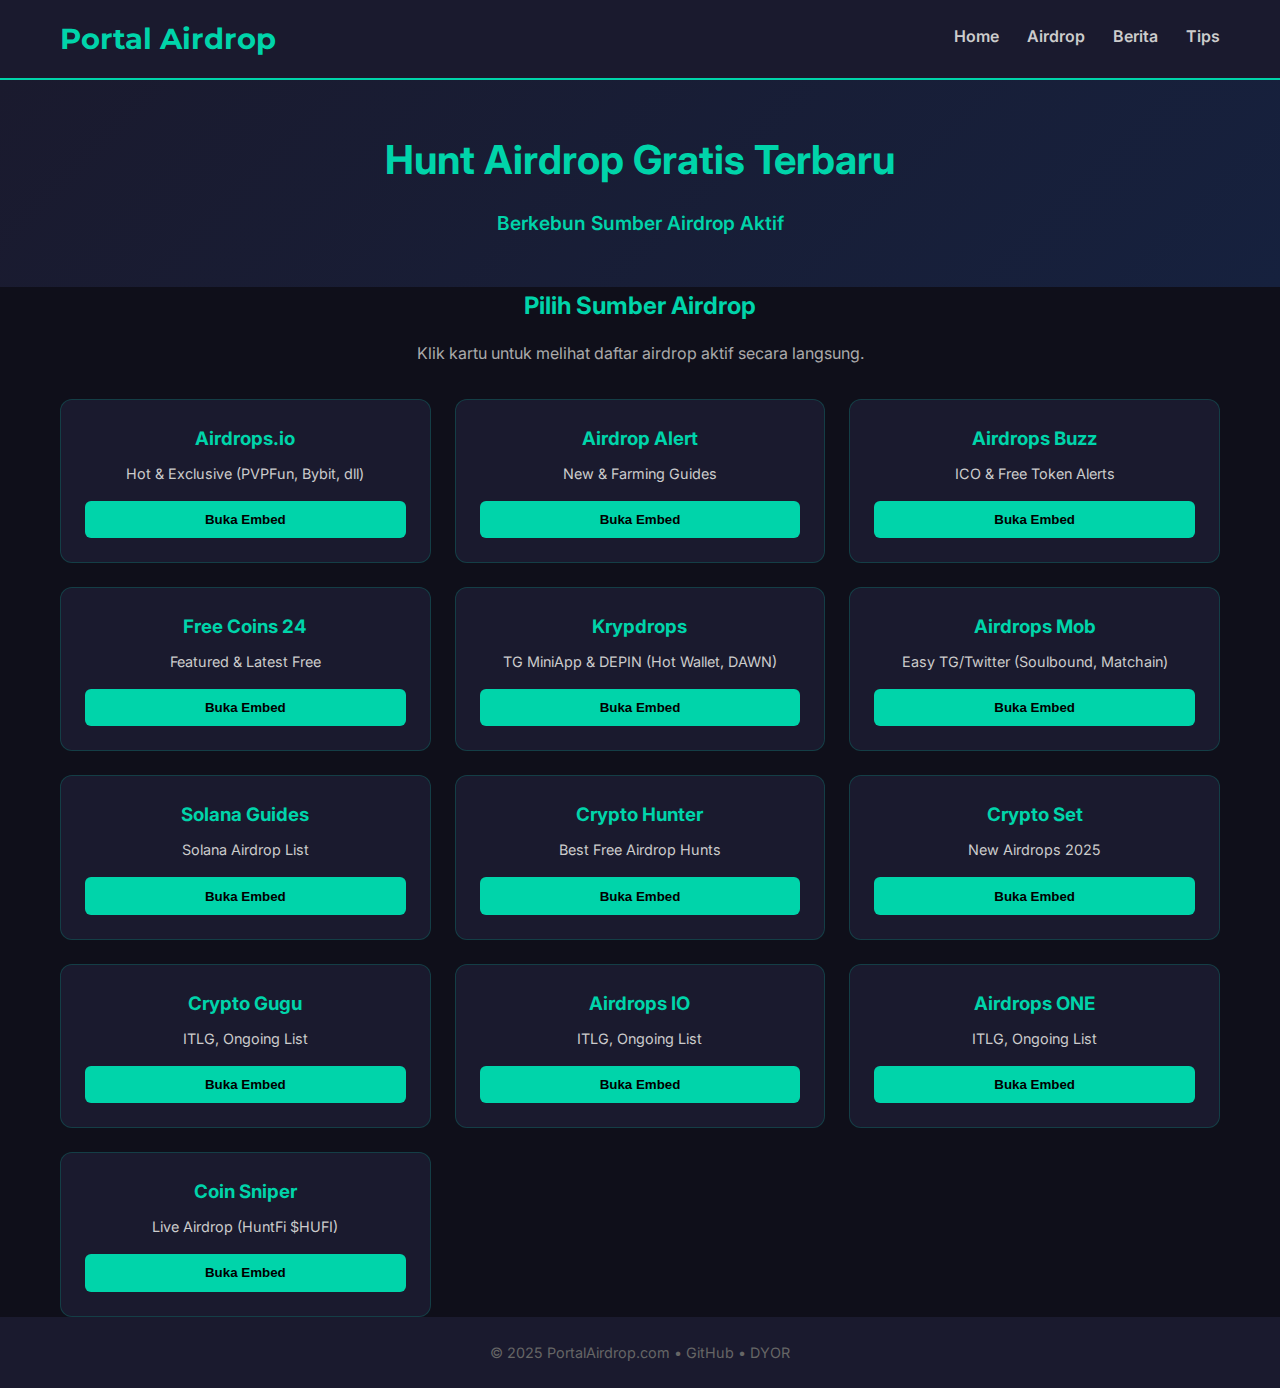
<file: index.html>
<!DOCTYPE html>
<html lang="id">
<head>
  <meta charset="UTF-8" />
  <meta name="viewport" content="width=device-width, initial-scale=1.0"/>
  <title>Portal Airdrop - Hunt Gratis Setiap Hari</title>
  <link rel="manifest" href="manifest.json">
  <meta name="description" content="Update airdrop crypto terbaru 2025. Verified, no scam, otomatis setiap hari." />
  <link rel="stylesheet" href="style.css" />
  <link href="https://fonts.googleapis.com/css2?family=Montserrat:wght@700&family=Inter:wght@400;600&display=swap" rel="stylesheet">
</head>
<body>
  <!-- HEADER -->
  <header>
    <div class="container">
      <h1 class="logo">Portal Airdrop</h1>
      <nav>
        <a href="#home">Home</a>
        <a href="#airdrops">Airdrop</a>
        <a href="#news">Berita</a>
        <a href="#tips">Tips</a>
      </nav>
    </div>
  </header>

  <!-- HERO -->
  <section id="home" class="hero">
    <div class="container">
      <h1>Hunt Airdrop Gratis Terbaru</h1>
      <p></p>
      <div class="stats">
        <span id="total-airdrop">Berkebun</span> Sumber Airdrop Aktif
      </div>
    </div>
  </section>

  <!-- AIRDROPS GRID -->
  <section id="airdrops" class="container">
    <h2>Pilih Sumber Airdrop</h2>
    <p>Klik kartu untuk melihat daftar airdrop aktif secara langsung.</p>

    <div class="grid">
      <!-- 11 GRID CARD -->
      <div class="card" data-url="https://airdrops.io/hot/" data-title="Airdrops.io">
        <h3>Airdrops.io</h3>
        <p>Hot & Exclusive (PVPFun, Bybit, dll)</p>
        <button>Buka Embed</button>
      </div>

      <div class="card" data-url="https://airdropalert.com/browse-airdrops/?category=new" data-title="Airdrop Alert">
        <h3>Airdrop Alert</h3>
        <p>New & Farming Guides</p>
        <button>Buka Embed</button>
      </div>

      <div class="card" data-url="https://airdropsbuzz.com/" data-title="Airdrops Buzz">
        <h3>Airdrops Buzz</h3>
        <p>ICO & Free Token Alerts</p>
        <button>Buka Embed</button>
      </div>

      <div class="card" data-url="https://freecoins24.io/" data-title="Free Coins 24">
        <h3>Free Coins 24</h3>
        <p>Featured & Latest Free</p>
        <button>Buka Embed</button>
      </div>

      <div class="card" data-url="https://krypdrops.com/airdrops/" data-title="Krypdrops">
        <h3>Krypdrops</h3>
        <p>TG MiniApp & DEPIN (Hot Wallet, DAWN)</p>
        <button>Buka Embed</button>
      </div>

      <div class="card" data-url="https://www.airdropsmob.com/" data-title="Airdrops Mob">
        <h3>Airdrops Mob</h3>
        <p>Easy TG/Twitter (Soulbound, Matchain)</p>
        <button>Buka Embed</button>
      </div>

      <div class="card" data-url="https://solanaguides.com/airdrops" data-title="Solana Guides">
        <h3>Solana Guides</h3>
        <p>Solana Airdrop List</p>
        <button>Buka Embed</button>
      </div>

      <div class="card" data-url="https://www.cryptohunter.io/" data-title="Crypto Hunter">
        <h3>Crypto Hunter</h3>
        <p>Best Free Airdrop Hunts</p>
        <button>Buka Embed</button>
      </div>

      <div class="card" data-url="https://cryptoset.gg/" data-title="Crypto Set">
        <h3>Crypto Set</h3>
        <p>New Airdrops 2025</p>
        <button>Buka Embed</button>
      </div>

      <div class="card" data-url="https://cryptogugu.com/airdrops/" data-title="Crypto Gugu">
        <h3>Crypto Gugu</h3>
        <p>ITLG, Ongoing List</p>
        <button>Buka Embed</button>
      </div>

      <div class="card" data-url="https://airdrops.io/exclusive/" data-title="Airdrops IO">
        <h3>Airdrops IO</h3>
        <p>ITLG, Ongoing List</p>
        <button>Buka Embed</button>
      </div>


      <div class="card" data-url="https://airdrops.one/" data-title="Airdrops ONE">
        <h3>Airdrops ONE</h3>
        <p>ITLG, Ongoing List</p>
        <button>Buka Embed</button>
      </div>

      <div class="card" data-url="https://coinsniper.net/airdrops" data-title="Coin Sniper">
        <h3>Coin Sniper</h3>
        <p>Live Airdrop (HuntFi $HUFI)</p>
        <button>Buka Embed</button>
      </div>
    </div>
  </section>

  <!-- MODAL IFRAME -->
  <div id="embed-modal" class="modal">
    <div class="modal-content">
      <span class="close">&times;</span>
      <h2 id="modal-title">Loading...</h2>
      <iframe id="embed-iframe" src="" frameborder="0"></iframe>
      <p class="fallback">Iframe tidak muncul? <a id="fallback-link" href="#" target="_blank">Buka di tab baru</a></p>
    </div>
  </div>

  <!-- FOOTER -->
  <footer>
    <div class="container">
      <p>© 2025 PortalAirdrop.com • GitHub • DYOR</p>
    </div>
  </footer>

  <script src="script.js"></script>
</body>
</html>
</file>
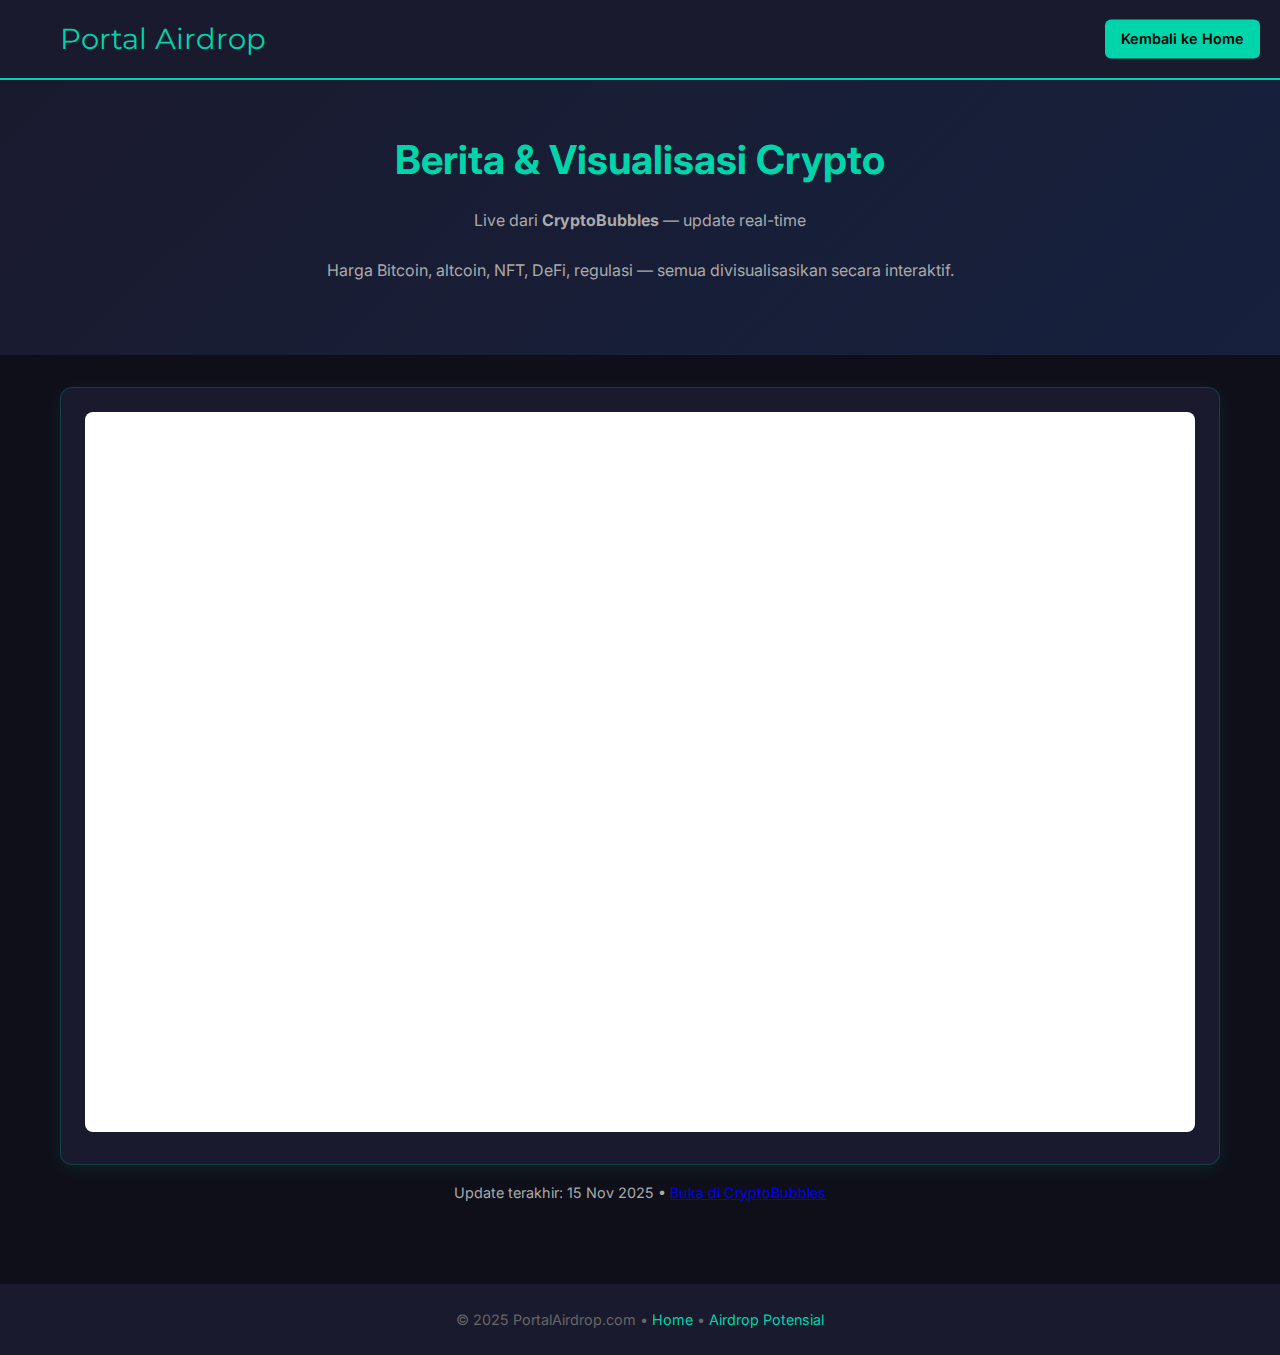
<file: berita.html>
<!DOCTYPE html>
<html lang="id">
<head>
  <meta charset="UTF-8" />
  <meta name="viewport" content="width=device-width, initial-scale=1.0"/>
  <title>Berita Crypto - CryptoBubbles (ID)</title>
  <meta name="description" content="Visualisasi harga crypto terbaru dalam bahasa Indonesia dari CryptoBubbles. Harga, airdrop, NFT, DeFi — update 24/7." />
  <link href="https://fonts.googleapis.com/css2?family=Montserrat:wght@700&family=Inter:wght@400;600&display=swap" rel="stylesheet">
  <style>
    /* RESET & FONT */
    * { margin: 0; padding: 0; box-sizing: border-box; }
    body { font-family: 'Inter', sans-serif; background: #0f0f1a; color: #e0e0ff; line-height: 1.6; }
    .container { max-width: 1200px; margin: 0 auto; padding: 0 20px; }

    /* HEADER */
    header { background: #1a1a2e; padding: 1rem 0; border-bottom: 2px solid #00d4aa; position: relative; }
    .logo { font-family: 'Montserrat', sans-serif; font-size: 1.8rem; color: #00d4aa; display: inline-block; }
    .back-home {
      position: absolute; right: 20px; top: 50%; transform: translateY(-50%);
      background: #00d4aa; color: #000; padding: 0.5rem 1rem; border-radius: 6px;
      text-decoration: none; font-weight: 600; font-size: 0.9rem;
    }
    .back-home:hover { background: #00b894; }

    /* HERO */
    .hero { padding: 3rem 0; text-align: center; background: linear-gradient(135deg, #1a1a2e, #16213e); }
    .hero h1 { font-size: 2.5rem; color: #00d4aa; margin-bottom: 1rem; }
    .hero p { color: #aaa; margin-bottom: 1.5rem; }

    /* EMBED SECTION */
    .embed-section { padding: 2rem 0; }
    .embed-container {
      background: #1a1a2e; padding: 1.5rem; border-radius: 12px;
      border: 1px solid #00d4aa33; box-shadow: 0 4px 15px rgba(0,212,170,0.1);
    }
    iframe {
      width: 100%; height: 80vh; border: none; border-radius: 8px;
      background: #fff;
    }

    /* FOOTER */
    footer { background: #1a1a2e; padding: 1.5rem 0; text-align: center; font-size: 0.9rem; color: #666; margin-top: 3rem; }
    footer a { color: #00d4aa; text-decoration: none; }
    footer a:hover { text-decoration: underline; }

    /* RESPONSIVE */
    @media (max-width: 768px) {
      .logo { font-size: 1.5rem; }
      .back-home { position: static; display: block; margin: 1rem auto 0; width: fit-content; }
      .hero h1 { font-size: 2rem; }
      iframe { height: 70vh; }
    }
  </style>
</head>
<body>

  <!-- HEADER -->
  <header>
    <div class="container">
      <div class="logo">Portal Airdrop</div>
      <a href="index.html" class="back-home">Kembali ke Home</a>
    </div>
  </header>

  <!-- HERO -->
  <section class="hero">
    <div class="container">
      <h1>Berita & Visualisasi Crypto</h1>
      <p>Live dari <strong>CryptoBubbles</strong> — update real-time</p>
      <p>Harga Bitcoin, altcoin, NFT, DeFi, regulasi — semua divisualisasikan secara interaktif.</p>
    </div>
  </section>

  <!-- EMBED CRYPTOBUBBLES -->
  <section class="embed-section">
    <div class="container">
      <div class="embed-container">
        <iframe
          src="https://cryptobubbles.net/"
          title="CryptoBubbles Live"
          loading="lazy">
          <p>Browser tidak support iframe. 
            <a href="https://cryptobubbles.net/" target="_blank">Buka di tab baru</a>
          </p>
        </iframe>
      </div>
      <p style="text-align:center; margin-top:1rem; color:#aaa; font-size:0.9rem;">
        Update terakhir: 15 Nov 2025 • 
        <a href="https://cryptobubbles.net/" target="_blank">Buka di CryptoBubbles</a>
      </p>
    </div>
  </section>

  <!-- FOOTER -->
  <footer>
    <div class="container">
      <p>© 2025 PortalAirdrop.com • <a href="index.html">Home</a> • <a href="garapanbaru.html">Airdrop Potensial</a></p>
    </div>
  </footer>

</body>
</html>
</file>
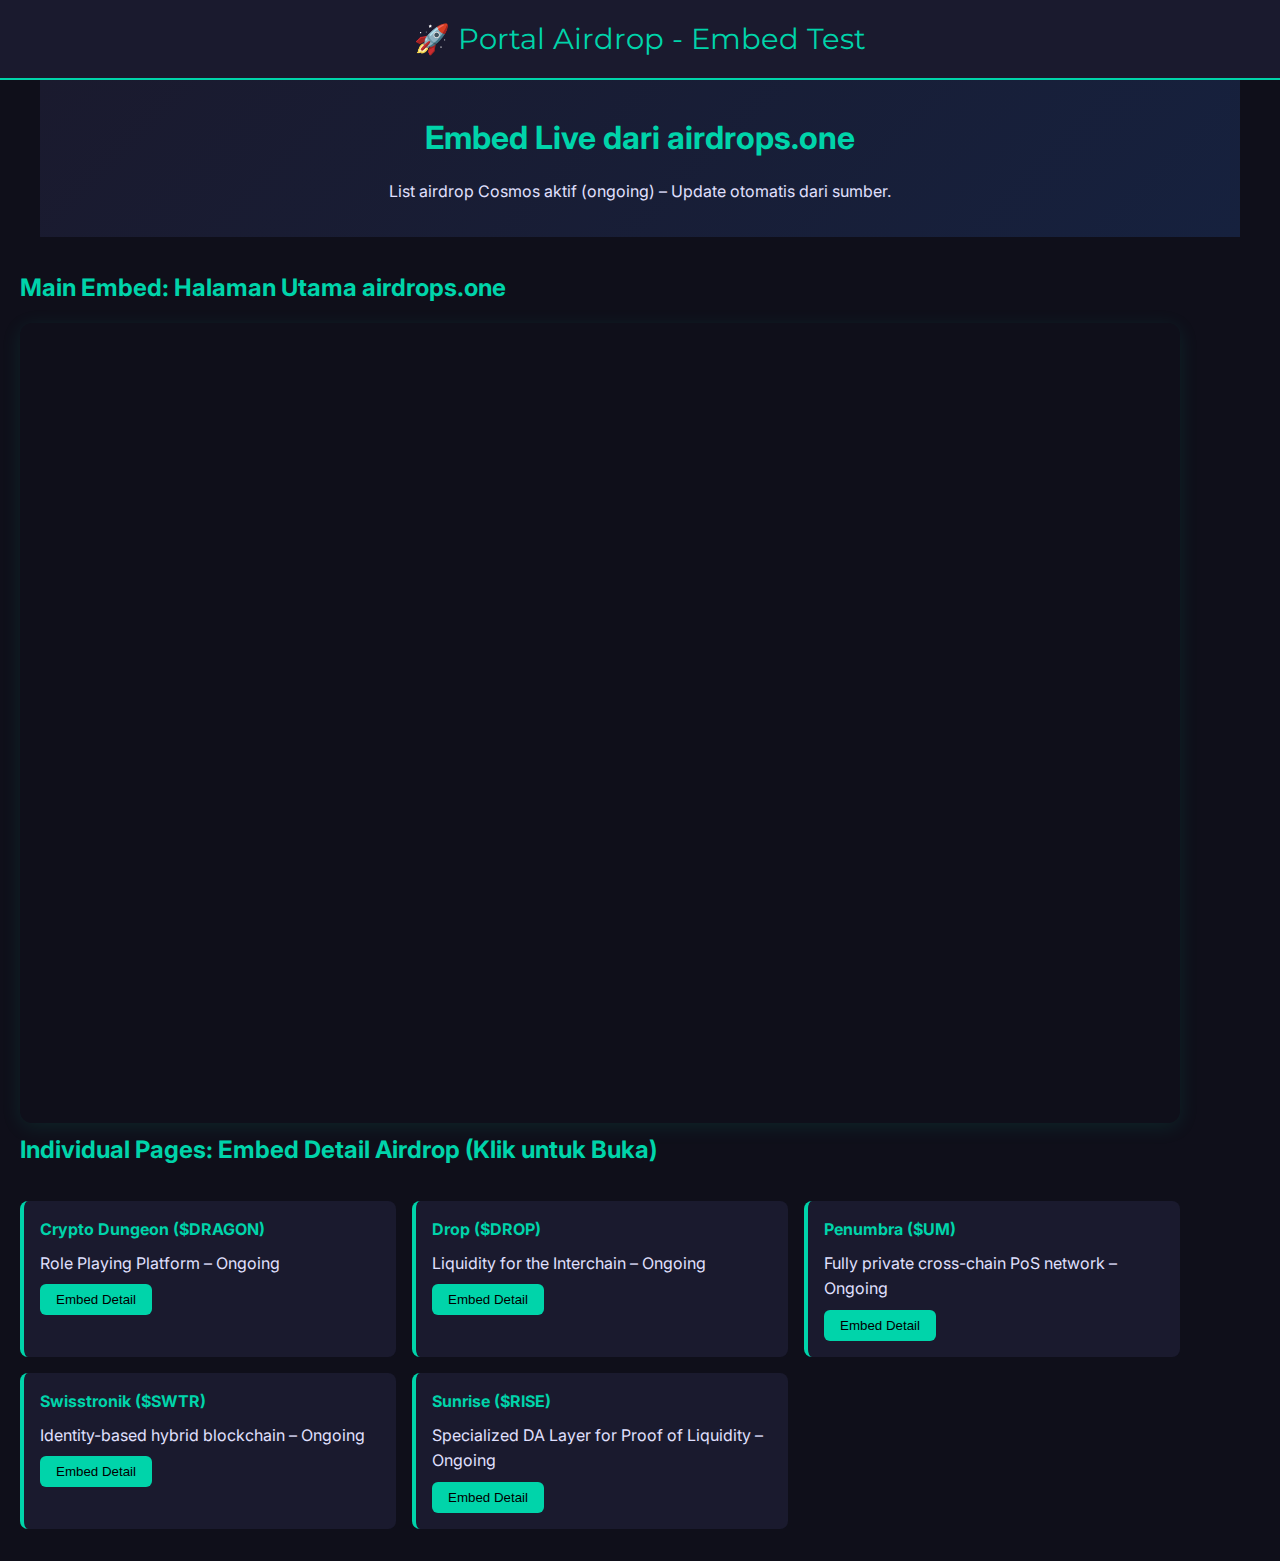
<file: example-embed.html>
<!DOCTYPE html>
<html lang="id">
<head>
  <meta charset="UTF-8">
  <meta name="viewport" content="width=device-width, initial-scale=1.0">
  <title>Contoh Embed Airdrops.one - Portal Airdrop</title>
  <link href="https://fonts.googleapis.com/css2?family=Montserrat:wght@700&family=Inter:wght@400;600&display=swap" rel="stylesheet">
  <style>
    * { margin: 0; padding: 0; box-sizing: border-box; }
    body { background: #0f0f1a; color: #e0e0ff; font-family: 'Inter', sans-serif; line-height: 1.6; }
    .container { max-width: 1200px; margin: 0 auto; padding: 0 20px; }
    header { background: #1a1a2e; padding: 1rem 0; border-bottom: 2px solid #00d4aa; text-align: center; }
    .logo { font-family: 'Montserrat', sans-serif; font-size: 1.8rem; color: #00d4aa; }
    .hero { background: linear-gradient(135deg, #1a1a2e, #16213e); padding: 2rem 0; text-align: center; }
    .hero h1 { color: #00d4aa; margin-bottom: 1rem; }
    .embed-section { margin: 2rem 0; }
    .embed-section h2 { color: #00d4aa; margin-bottom: 1rem; }
    iframe { width: 100%; height: 800px; border: none; border-radius: 12px; box-shadow: 0 4px 20px rgba(0,212,170,0.1); }
    .individual-links { display: grid; grid-template-columns: repeat(auto-fit, minmax(300px, 1fr)); gap: 1rem; margin-top: 2rem; }
    .link-card { background: #1a1a2e; padding: 1rem; border-radius: 8px; border-left: 4px solid #00d4aa; }
    .link-card h4 { color: #00d4aa; margin-bottom: 0.5rem; }
    .link-card button { background: #00d4aa; color: #000; border: none; padding: 0.5rem 1rem; border-radius: 6px; cursor: pointer; margin-top: 0.5rem; }
    .link-card button:hover { background: #00b894; }
    .modal { display: none; position: fixed; z-index: 1000; left: 0; top: 0; width: 100%; height: 100%; background: rgba(0,0,0,0.8); }
    .modal-content { background: #1a1a2e; margin: 5% auto; padding: 20px; border-radius: 12px; width: 90%; max-width: 800px; height: 80vh; }
    .close { color: #aaa; float: right; font-size: 28px; font-weight: bold; cursor: pointer; }
    .close:hover { color: #00d4aa; }
    @media (max-width: 768px) { iframe { height: 60vh; } }
  </style>
</head>
<body>
  <header>
    <div class="container">
      <div class="logo">🚀 Portal Airdrop - Embed Test</div>
    </div>
  </header>

  <section class="hero container">
    <h1>Embed Live dari airdrops.one</h1>
    <p>List airdrop Cosmos aktif (ongoing) – Update otomatis dari sumber.</p>
  </section>

  <main class="container embed-section">
    <h2>Main Embed: Halaman Utama airdrops.one</h2>
    <!-- Iframe utama untuk halaman list airdrop -->
    <iframe src="https://airdrops.one/" 
            title="Live Airdrops List - Cosmos Projects" 
            loading="lazy">
      <p>Browser tidak support iframe. <a href="https://airdrops.one/" target="_blank">Buka di tab baru</a>.</p>
    </iframe>

    <h2>Individual Pages: Embed Detail Airdrop (Klik untuk Buka)</h2>
    <div class="individual-links">
      <!-- Contoh 5 top airdrop dari test (bisa tambah lebih banyak) -->
      <div class="link-card">
        <h4>Crypto Dungeon ($DRAGON)</h4>
        <p>Role Playing Platform – Ongoing</p>
        <button onclick="openModal('https://airdrops.one/crypto-dungeon/')">Embed Detail</button>
      </div>
      <div class="link-card">
        <h4>Drop ($DROP)</h4>
        <p>Liquidity for the Interchain – Ongoing</p>
        <button onclick="openModal('https://airdrops.one/1304-2/')">Embed Detail</button>
      </div>
      <div class="link-card">
        <h4>Penumbra ($UM)</h4>
        <p>Fully private cross-chain PoS network – Ongoing</p>
        <button onclick="openModal('https://airdrops.one/penumbra/')">Embed Detail</button>
      </div>
      <div class="link-card">
        <h4>Swisstronik ($SWTR)</h4>
        <p>Identity-based hybrid blockchain – Ongoing</p>
        <button onclick="openModal('https://airdrops.one/swisstronik/')">Embed Detail</button>
      </div>
      <div class="link-card">
        <h4>Sunrise ($RISE)</h4>
        <p>Specialized DA Layer for Proof of Liquidity – Ongoing</p>
        <button onclick="openModal('https://airdrops.one/sunrise/')">Embed Detail</button>
      </div>
      <!-- Tambah lebih banyak jika perlu, misalnya ALLiN BETS, Mande Network, dll. -->
    </div>
  </main>

  <!-- Modal untuk Individual Embed -->
  <div id="modal" class="modal">
    <div class="modal-content">
      <span class="close" onclick="closeModal()">&times;</span>
      <h2 id="modal-title">Detail Airdrop</h2>
      <iframe id="modal-iframe" src="" width="100%" height="600" frameborder="0"></iframe>
    </div>
  </div>

  <script>
    function openModal(url) {
      document.getElementById('modal-iframe').src = url;
      document.getElementById('modal-title').textContent = url.split('/').pop().replace(/-/g, ' ').toUpperCase();
      document.getElementById('modal').style.display = 'block';
    }
    function closeModal() {
      document.getElementById('modal').style.display = 'none';
      document.getElementById('modal-iframe').src = '';
    }
    // Tutup modal jika klik luar
    window.onclick = function(event) {
      const modal = document.getElementById('modal');
      if (event.target == modal) closeModal();
    }
  </script>
</body>
</html>
</file>
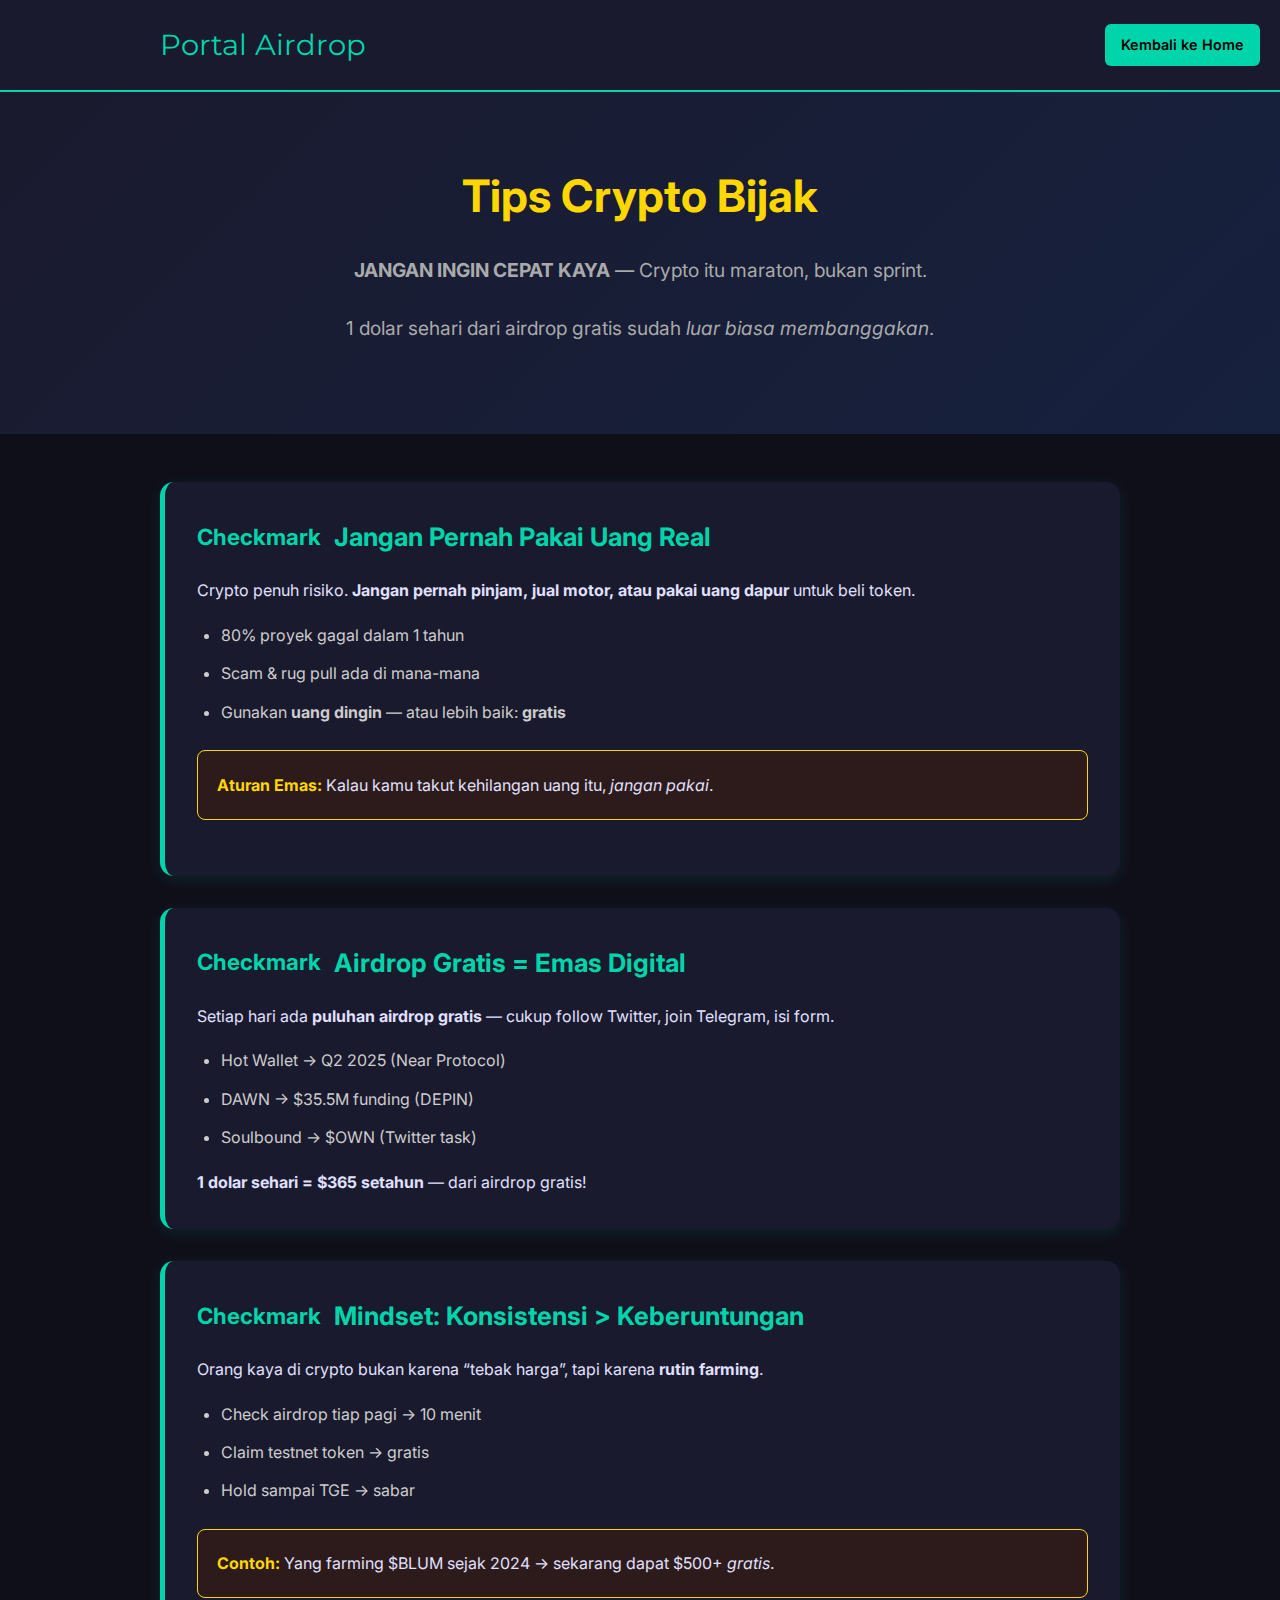
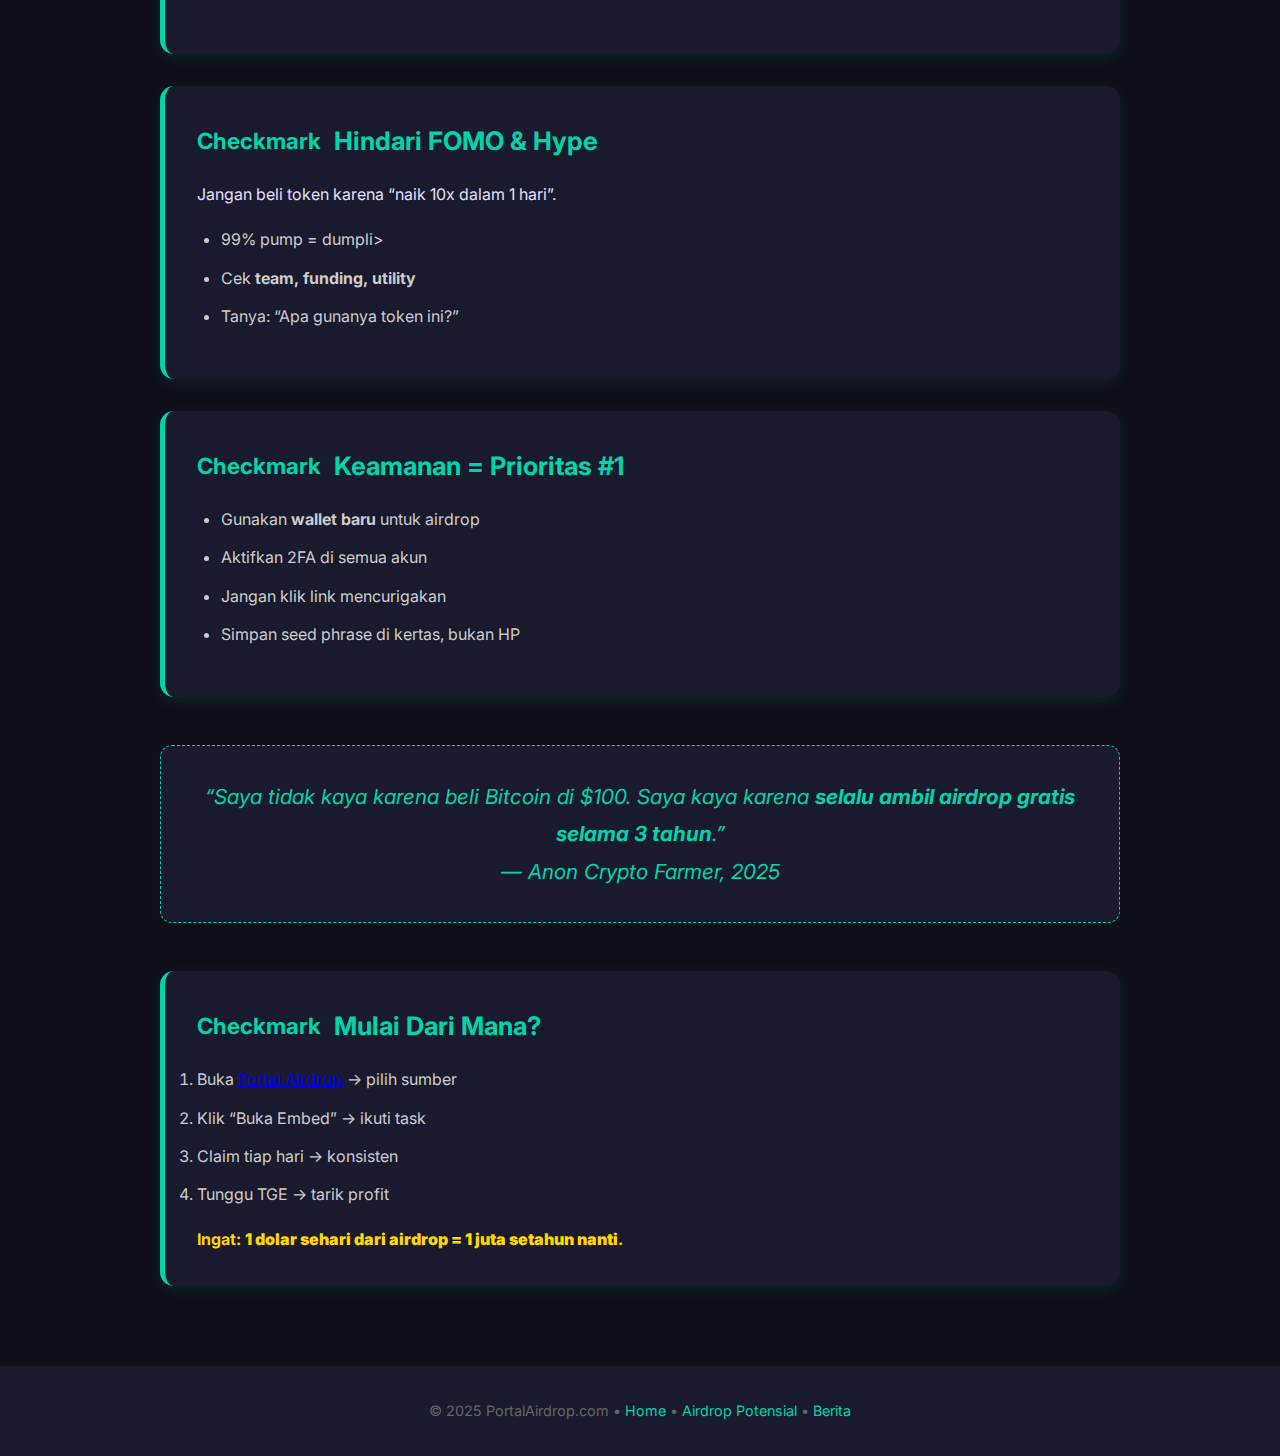
<file: tips.html>
<!DOCTYPE html>
<html lang="id">
<head>
  <meta charset="UTF-8" />
  <meta name="viewport" content="width=device-width, initial-scale=1.0"/>
  <title>Tips Crypto Bijak - Portal Airdrop</title>
  <meta name="description" content="Jangan pakai uang real. Cari airdrop gratis. 1 dolar sehari dari airdrop sudah luar biasa. Panduan bijak berburu crypto." />
  <link href="https://fonts.googleapis.com/css2?family=Montserrat:wght@700&family=Inter:wght@400;600&display=swap" rel="stylesheet">
  <style>
    /* RESET & FONT */
    * { margin: 0; padding: 0; box-sizing: border-box; }
    body { font-family: 'Inter', sans-serif; background: #0f0f1a; color: #e0e0ff; line-height: 1.8; }
    .container { max-width: 1000px; margin: 0 auto; padding: 0 20px; }

    /* HEADER */
    header { background: #1a1a2e; padding: 1.2rem 0; border-bottom: 2px solid #00d4aa; position: relative; }
    .logo { font-family: 'Montserrat', sans-serif; font-size: 1.8rem; color: #00d4aa; display: inline-block; }
    .back-home {
      position: absolute; right: 20px; top: 50%; transform: translateY(-50%);
      background: #00d4aa; color: #000; padding: 0.5rem 1rem; border-radius: 6px;
      text-decoration: none; font-weight: 600; font-size: 0.9rem;
    }
    .back-home:hover { background: #00b894; }

    /* HERO */
    .hero { padding: 4rem 0; text-align: center; background: linear-gradient(135deg, #1a1a2e, #16213e); }
    .hero h1 { font-size: 2.8rem; color: #ffd700; margin-bottom: 1rem; }
    .hero p { font-size: 1.2rem; color: #aaa; max-width: 800px; margin: 0 auto 1.5rem; }

    /* CONTENT */
    .content { padding: 3rem 0; }
    .tip-card {
      background: #1a1a2e; padding: 2rem; border-radius: 14px;
      border-left: 5px solid #00d4aa; margin-bottom: 2rem;
      box-shadow: 0 4px 15px rgba(0,212,170,0.1);
    }
    .tip-card h2 {
      color: #00d4aa; font-size: 1.6rem; margin-bottom: 1rem;
      display: flex; align-items: center;
    }
    .tip-card h2::before {
      content: "Checkmark"; margin-right: 0.8rem; font-size: 1.4rem;
    }
    .tip-card ul { margin: 1rem 0; padding-left: 1.5rem; }
    .tip-card li { margin: 0.6rem 0; color: #ccc; }
    .highlight { background: #2d1b1b; padding: 1.2rem; border-radius: 8px; border: 1px solid #ffd700; margin: 1.5rem 0; }
    .highlight strong { color: #ffd700; }

    /* QUOTE */
    .quote {
      font-style: italic; font-size: 1.3rem; color: #00d4aa;
      text-align: center; margin: 3rem 0; padding: 2rem;
      background: #1a1a2e; border-radius: 12px; border: 1px dashed #00d4aa;
    }

    /* FOOTER */
    footer { background: #1a1a2e; padding: 2rem 0; text-align: center; font-size: 0.9rem; color: #666; }
    footer a { color: #00d4aa; text-decoration: none; }
    footer a:hover { text-decoration: underline; }

    /* RESPONSIVE */
    @media (max-width: 768px) {
      .logo { font-size: 1.5rem; }
      .back-home { position: static; display: block; margin: 1rem auto 0; width: fit-content; }
      .hero h1 { font-size: 2.2rem; }
      .tip-card { padding: 1.5rem; }
    }
  </style>
</head>
<body>

  <!-- HEADER -->
  <header>
    <div class="container">
      <div class="logo">Portal Airdrop</div>
      <a href="index.html" class="back-home">Kembali ke Home</a>
    </div>
  </header>

  <!-- HERO -->
  <section class="hero">
    <div class="container">
      <h1>Tips Crypto Bijak</h1>
      <p><strong>JANGAN INGIN CEPAT KAYA</strong> — Crypto itu maraton, bukan sprint.</p>
      <p>1 dolar sehari dari airdrop gratis sudah <em>luar biasa membanggakan</em>.</p>
    </div>
  </section>

  <!-- CONTENT -->
  <section class="content">
    <div class="container">

      <!-- TIP 1 -->
      <div class="tip-card">
        <h2>Jangan Pernah Pakai Uang Real</h2>
        <p>Crypto penuh risiko. <strong>Jangan pernah pinjam, jual motor, atau pakai uang dapur</strong> untuk beli token.</p>
        <ul>
          <li>80% proyek gagal dalam 1 tahun</li>
          <li>Scam & rug pull ada di mana-mana</li>
          <li>Gunakan <strong>uang dingin</strong> — atau lebih baik: <strong>gratis</strong></li>
        </ul>
        <div class="highlight">
          <strong>Aturan Emas:</strong> Kalau kamu takut kehilangan uang itu, <em>jangan pakai</em>.
        </div>
      </div>

      <!-- TIP 2 -->
      <div class="tip-card">
        <h2>Airdrop Gratis = Emas Digital</h2>
        <p>Setiap hari ada <strong>puluhan airdrop gratis</strong> — cukup follow Twitter, join Telegram, isi form.</p>
        <ul>
          <li>Hot Wallet → Q2 2025 (Near Protocol)</li>
          <li>DAWN → $35.5M funding (DEPIN)</li>
          <li>Soulbound → $OWN (Twitter task)</li>
        </ul>
        <p><strong>1 dolar sehari = $365 setahun</strong> — dari airdrop gratis!</p>
      </div>

      <!-- TIP 3 -->
      <div class="tip-card">
        <h2>Mindset: Konsistensi > Keberuntungan</h2>
        <p>Orang kaya di crypto bukan karena “tebak harga”, tapi karena <strong>rutin farming</strong>.</p>
        <ul>
          <li>Check airdrop tiap pagi → 10 menit</li>
          <li>Claim testnet token → gratis</li>
          <li>Hold sampai TGE → sabar</li>
        </ul>
        <div class="highlight">
          <strong>Contoh:</strong> Yang farming $BLUM sejak 2024 → sekarang dapat $500+ <em>gratis</em>.
        </div>
      </div>

      <!-- TIP 4 -->
      <div class="tip-card">
        <h2>Hindari FOMO & Hype</h2>
        <p>Jangan beli token karena “naik 10x dalam 1 hari”.</p>
        <ul>
          <li>99% pump = dump</HASHTAG>li>
          <li>Cek <strong>team, funding, utility</strong></li>
          <li>Tanya: “Apa gunanya token ini?”</li>
        </ul>
      </div>

      <!-- TIP 5 -->
      <div class="tip-card">
        <h2>Keamanan = Prioritas #1</h2>
        <ul>
          <li>Gunakan <strong>wallet baru</strong> untuk airdrop</li>
          <li>Aktifkan 2FA di semua akun</li>
          <li>Jangan klik link mencurigakan</li>
          <li>Simpan seed phrase di kertas, bukan HP</li>
        </ul>
      </div>

      <!-- QUOTE -->
      <div class="quote">
        “Saya tidak kaya karena beli Bitcoin di $100. Saya kaya karena <strong>selalu ambil airdrop gratis selama 3 tahun</strong>.” 
        <br>— <em>Anon Crypto Farmer, 2025</em>
      </div>

      <!-- FINAL TIP -->
      <div class="tip-card">
        <h2>Mulai Dari Mana?</h2>
        <ol>
          <li>Buka <a href="index.html">Portal Airdrop</a> → pilih sumber</li>
          <li>Klik “Buka Embed” → ikuti task</li>
          <li>Claim tiap hari → konsisten</li>
          <li>Tunggu TGE → tarik profit</li>
        </ol>
        <p style="margin-top:1rem; font-weight:700; color:#ffd700;">
          Ingat: <strong>1 dolar sehari dari airdrop = 1 juta setahun nanti</strong>.
        </p>
      </div>

    </div>
  </section>

  <!-- FOOTER -->
  <footer>
    <div class="container">
      <p>© 2025 PortalAirdrop.com • <a href="index.html">Home</a> • <a href="garapanbaru.html">Airdrop Potensial</a> • <a href="berita.html">Berita</a></p>
    </div>
  </footer>

</body>
</html>
</file>
<file: style.css>
/* RESET & FONT */
* { margin: 0; padding: 0; box-sizing: border-box; }
body { font-family: 'Inter', sans-serif; background: #0f0f1a; color: #e0e0ff; line-height: 1.6; }
.container { max-width: 1200px; margin: 0 auto; padding: 0 20px; }

/* HEADER */
header { background: #1a1a2e; padding: 1rem 0; border-bottom: 2px solid #00d4aa; }
.logo { font-family: 'Montserrat', sans-serif; font-size: 1.8rem; color: #00d4aa; display: inline-block; }
nav { float: right; margin-top: 0.5rem; }
nav a { color: #ccc; margin-left: 1.5rem; text-decoration: none; font-weight: 600; }
nav a:hover { color: #00d4aa; }

/* HERO */
.hero { background: linear-gradient(135deg, #1a1a2e, #16213e); padding: 3rem 0; text-align: center; }
.hero h1 { font-size: 2.5rem; color: #00d4aa; margin-bottom: 1rem; }
.hero p { font-size: 1.1rem; color: #aaa; margin-bottom: 1rem; }
.stats { font-size: 1.2rem; color: #00d4aa; font-weight: 600; }

/* GRID */
section { padding: 3rem 0; }
h2 { color: #00d4aa; text-align: center; margin-bottom: 1rem; }
section > p { text-align: center; color: #aaa; margin-bottom: 2rem; }

.grid {
  display: grid;
  grid-template-columns: repeat(auto-fit, minmax(280px, 1fr));
  gap: 1.5rem;
  margin-top: 2rem;
}
.card {
  background: #1a1a2e;
  padding: 1.5rem;
  border-radius: 12px;
  border: 1px solid #00d4aa33;
  text-align: center;
  transition: 0.3s;
  cursor: pointer;
}
.card:hover {
  transform: translateY(-8px);
  box-shadow: 0 8px 20px rgba(0,212,170,0.2);
  border-color: #00d4aa;
}
.card h3 { color: #00d4aa; margin-bottom: 0.5rem; }
.card p { color: #ccc; font-size: 0.9rem; margin-bottom: 1rem; }
.card button {
  background: #00d4aa;
  color: #000;
  border: none;
  padding: 0.7rem 1.2rem;
  border-radius: 6px;
  font-weight: 600;
  cursor: pointer;
  width: 100%;
}
.card button:hover { background: #00b894; }

/* MODAL */
.modal {
  display: none;
  position: fixed;
  z-index: 1000;
  left: 0; top: 0;
  width: 100%; height: 100%;
  background: rgba(0,0,0,0.9);
  overflow-y: auto;
}
.modal-content {
  background: #1a1a2e;
  margin: 5% auto;
  padding: 20px;
  border-radius: 12px;
  width: 90%;
  max-width: 1000px;
  position: relative;
}
.close {
  position: absolute;
  top: 10px; right: 20px;
  font-size: 30px;
  color: #aaa;
  cursor: pointer;
}
.close:hover { color: #00d4aa; }
#embed-iframe {
  width: 100%;
  height: 70vh;
  border: none;
  border-radius: 8px;
  margin-top: 1rem;
}
.fallback { text-align: center; margin-top: 1rem; }
.fallback a { color: #00d4aa; }

/* FOOTER */
footer { background: #1a1a2e; padding: 1.5rem 0; text-align: center; font-size: 0.9rem; color: #666; }
footer a { color: #00d4aa; }

/* RESPONSIVE */
@media (max-width: 768px) {
  .logo { font-size: 1.5rem; }
  nav { float: none; text-align: center; margin-top: 1rem; }
  nav a { margin: 0 0.8rem; }
  .hero h1 { font-size: 2rem; }
  #embed-iframe { height: 60vh; }
}
</file>
